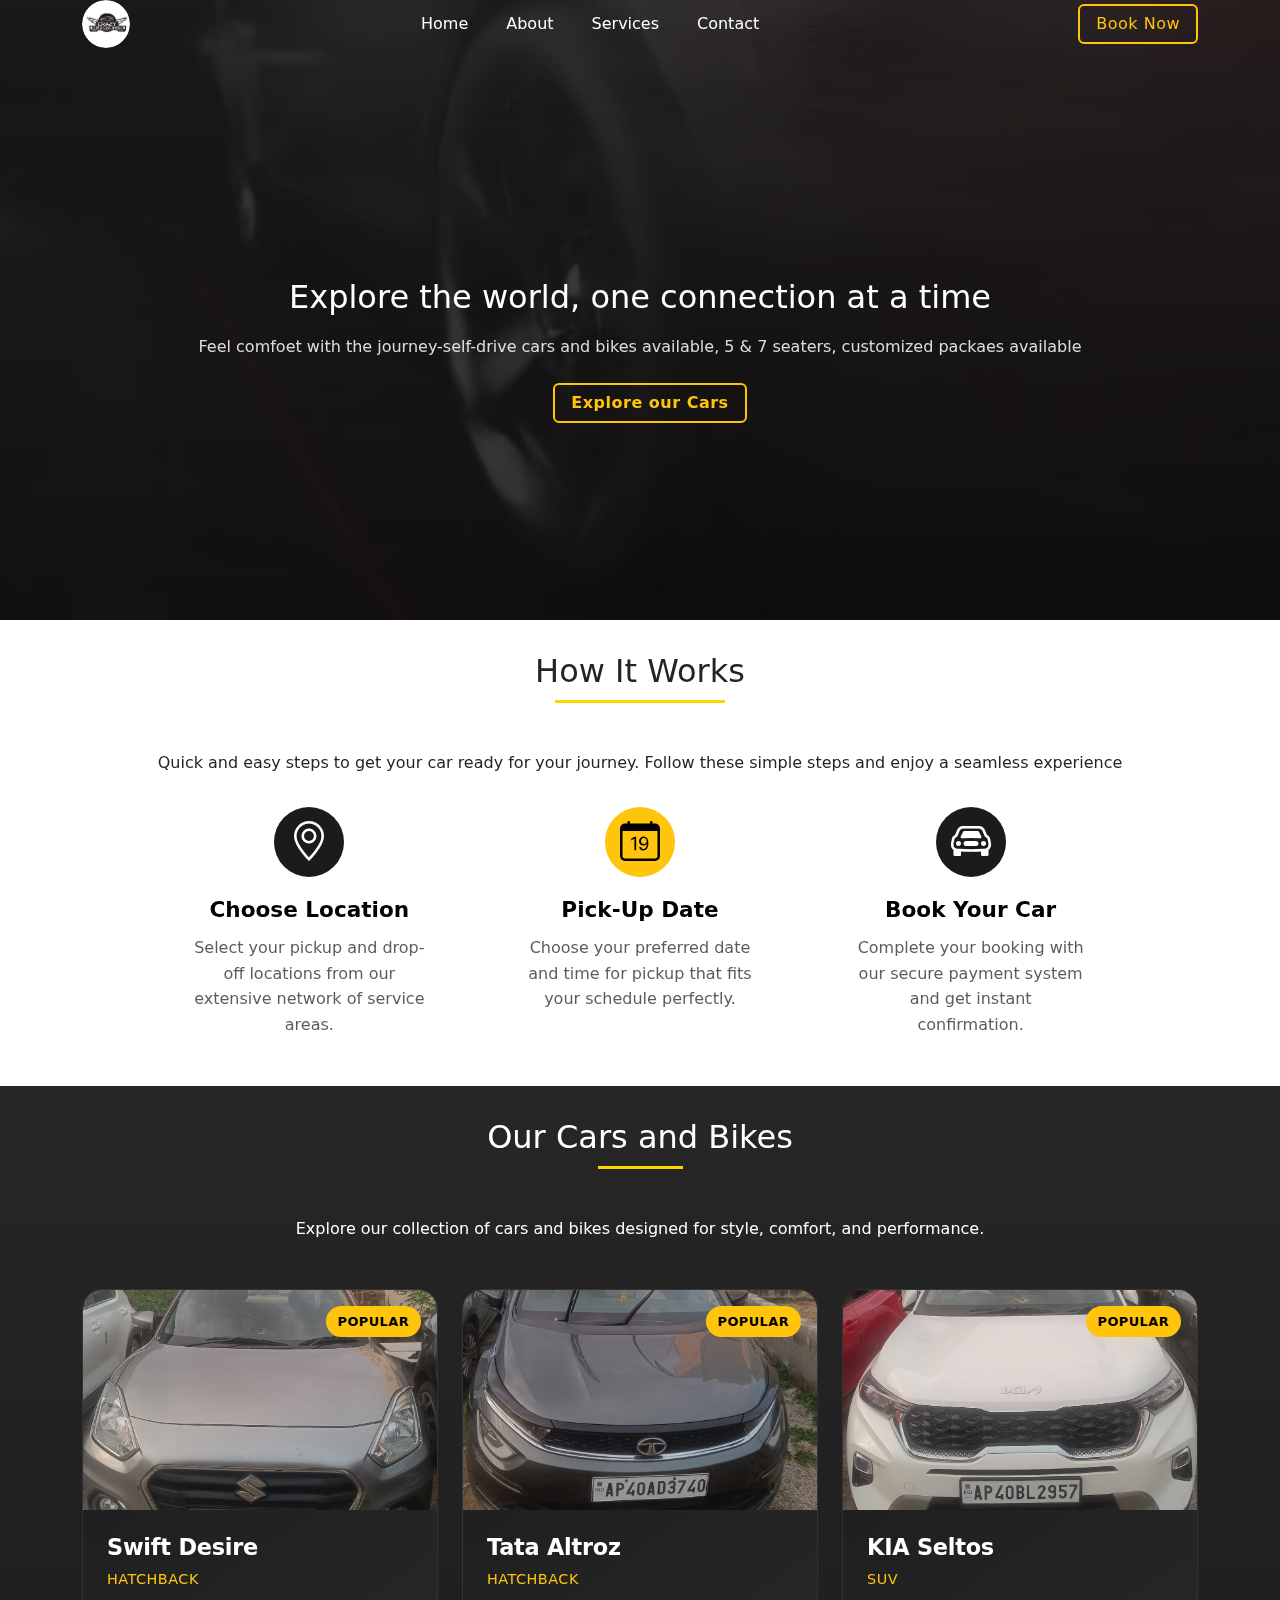
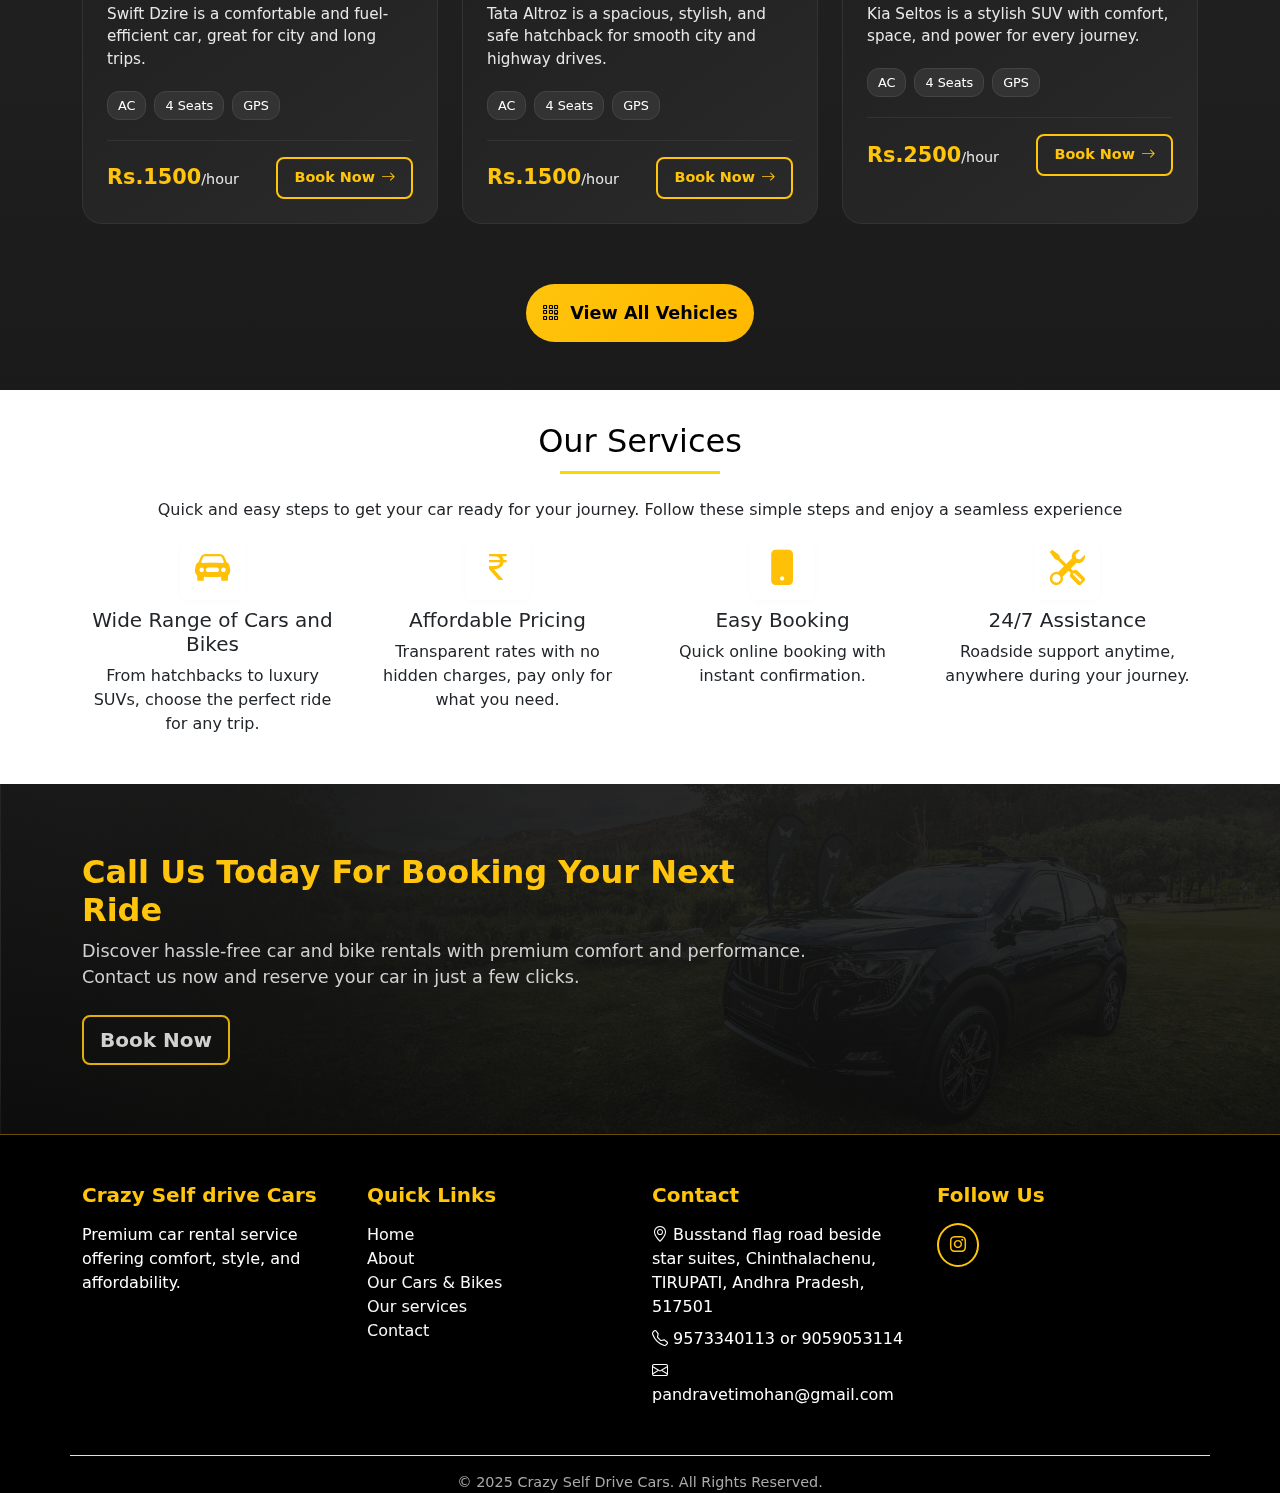
<file: index.html>
<!DOCTYPE html>
<html lang="en">
  <head>
    <meta charset="UTF-8" />
    <meta name="viewport" content="width=device-width, initial-scale=1.0" />
    <title>Crazy Cars and Bikes</title>
    <link
      href="https://cdn.jsdelivr.net/npm/bootstrap@5.3.3/dist/css/bootstrap.min.css"
      rel="stylesheet"
    />
    <link
      rel="stylesheet"
      href="https://cdn.jsdelivr.net/npm/bootstrap-icons@1.11.3/font/bootstrap-icons.css"
    />

    <link rel="stylesheet" href="./css/index.css" />
    <link rel="stylesheet" href="./css/videoWrapper.css" />
    <link rel="stylesheet" href="./css/offcanvas.css" />
    <link rel="stylesheet" href="./css/how-it-works.css" />
    <link rel="stylesheet" href="./css/our-cars.css" />
    <link rel="stylesheet" href="./css/our-services.css" />
    <link rel="stylesheet" href="./css/contact-us.css" />
    <link rel="stylesheet" href="./css/footer.css" />
  </head>
  <body>
    <div class="video-wrapper">
      <video autoplay muted loop class="bg-video">
        <source src="assets/heroSectionBGVideo.mp4" type="video/mp4" />
      </video>

      <header class="container-fluid">
        <nav
          class="container d-flex align-items-center justify-content-between"
        >
          <!-- Logo -->
          <div
            class="logo ratio ratio-1x1 overflow-hidden rounded-circle"
            style="width: 48px"
          >
            <img
              class="rounded-circle w-100 h-100"
              src="./assets/logo.jpg"
              alt="crazy self-drive cars"
            />
          </div>

          <!-- desktop menu -->
          <ul class="nav d-none d-md-flex">
            <li class="nav-item">
              <a class="nav-link text-dark" href="#hero">Home</a>
            </li>
            <li class="nav-item">
              <a class="nav-link text-dark" href="#how-it-works">About</a>
            </li>
            <li class="nav-item">
              <a class="nav-link text-dark" href="#our-services">Services</a>
            </li>
            <li class="nav-item">
              <a class="nav-link text-dark" href="#contact-us">Contact</a>
            </li>
          </ul>

          <!-- cta btn for desktop -->
          <a href="#" class="cta-btn btn d-none d-md-block">Book Now</a>

          <!-- mobile toggle btn -->
          <button
            class="btn d-lg-none sidebar-btn"
            type="button"
            data-bs-toggle="offcanvas"
            data-bs-target="#mobileMenu"
            aria-controls="mobileMenu"
          >
            <i class="bi bi-list"></i>
          </button>
        </nav>
      </header>

      <section id="hero-section" class="container-fluid">
        <div class="hero-content container">
          <h1>Explore the world, one connection at a time</h1>
          <p>
            Feel comfoet with the journey-self-drive cars and bikes available, 5
            & 7 seaters, customized packaes available
          </p>
          <a href="#our-cars" class="cta-btn btn">Explore our Cars</a>
        </div>
      </section>
    </div>

    <!-- offcanvas parent for sm menu -->
    <div class="off-canvas-menu-for-sm-devices"></div>

    <main>
      <!-- How it works section -->
      <section id="how-it-works">
        <div class="container text-center">
          <h2 class="mb-5">How It Works</h2>
          <p class="desc">
            Quick and easy steps to get your car ready for your journey. Follow
            these simple steps and enjoy a seamless experience
          </p>
          <div class="boxes position-relative row justify-content-around">
            <article class="box box-1 col-md-4 col-lg-3">
              <div class="box-icon">
                <i class="bi bi-geo-alt"></i>
              </div>
              <h4>Choose Location</h4>
              <p class="text-muted">
                Select your pickup and drop-off locations from our extensive
                network of service areas.
              </p>
            </article>

            <article class="box box-2 col-md-4 col-lg-3">
              <div class="box-icon">
                <i class="bi bi-calendar-date"></i>
              </div>
              <h4>Pick-Up Date</h4>
              <p class="text-muted">
                Choose your preferred date and time for pickup that fits your
                schedule perfectly.
              </p>
            </article>

            <article class="box box-3 col-md-4 col-lg-3">
              <div class="box-icon">
                <i class="bi bi-car-front"></i>
              </div>
              <h4>Book Your Car</h4>
              <p class="text-muted">
                Complete your booking with our secure payment system and get
                instant confirmation.
              </p>
            </article>
          </div>
        </div>
      </section>

      <!-- our cars section -->
      <section id="our-cars" class="container-fluid pb-5">
        <div class="container">
          <h2 class="text-center mb-5">
            Our Cars and Bikes
            <i class="fa fa-bitbucket-square" aria-hidden="true"></i>
          </h2>
          <p class="text-center mb-5">
            Explore our collection of cars and bikes designed for style,
            comfort, and performance.
          </p>

          <div class="row g-4">
            <div class="col-lg-4 col-md-6">
              <div class="vehicle-card">
                <div class="card-image">
                  <img
                    src="./assets/our-cars/car1_.jpg"
                    alt="Maruti Swift Desire Car"
                  />
                  <div class="card-badge">Popular</div>
                </div>
                <div class="card-content">
                  <h3 class="vehicle-name">Swift Desire</h3>
                  <div class="vehicle-type">Hatchback</div>
                  <p class="vehicle-description">
                    Swift Dzire is a comfortable and fuel-efficient car, great
                    for city and long trips.
                  </p>
                  <div class="vehicle-features">
                    <span class="feature-tag">AC</span>
                    <span class="feature-tag">4 Seats</span>
                    <span class="feature-tag">GPS</span>
                  </div>
                  <div class="card-footer">
                    <div class="price">
                      Rs.1500<span class="price-period">/hour</span>
                    </div>
                    <a
                      href="https://wa.me/919573340113?text=i%20would%20like%20to%20book%20maruti%20swift%20desire%20car."
                      class="book-btn"
                    >
                      Book Now <i class="bi bi-arrow-right"></i>
                    </a>
                  </div>
                </div>
              </div>
            </div>

            <div class="col-lg-4 col-md-6">
              <div class="vehicle-card">
                <div class="card-image">
                  <img src="/assets/our-cars/car2_.jpg" alt="Tata Altroz Car" />
                  <div class="card-badge">Popular</div>
                </div>
                <div class="card-content">
                  <h3 class="vehicle-name">Tata Altroz</h3>
                  <div class="vehicle-type">Hatchback</div>
                  <p class="vehicle-description">
                    Tata Altroz is a spacious, stylish, and safe hatchback for
                    smooth city and highway drives.
                  </p>
                  <div class="vehicle-features">
                    <span class="feature-tag">AC</span>
                    <span class="feature-tag">4 Seats</span>
                    <span class="feature-tag">GPS</span>
                  </div>
                  <div class="card-footer">
                    <div class="price">
                      Rs.1500<span class="price-period">/hour</span>
                    </div>
                    <a
                      href="https://wa.me/919573340113?text=i%20would%20like%20to%20book%20Tata%20altroz%20car."
                      class="book-btn"
                    >
                      Book Now <i class="bi bi-arrow-right"></i>
                    </a>
                  </div>
                </div>
              </div>
            </div>

            <div class="col-lg-4 col-md-6">
              <div class="vehicle-card">
                <div class="card-image">
                  <img src="./assets/our-cars/car3_.jpg" alt="Kia Seltos" />
                  <div class="card-badge">Popular</div>
                </div>
                <div class="card-content">
                  <h3 class="vehicle-name">KIA Seltos</h3>
                  <div class="vehicle-type">SUV</div>
                  <p class="vehicle-description">
                    Kia Seltos is a stylish SUV with comfort, space, and power
                    for every journey.
                  </p>
                  <div class="vehicle-features">
                    <span class="feature-tag">AC</span>
                    <span class="feature-tag">4 Seats</span>
                    <span class="feature-tag">GPS</span>
                  </div>
                  <div class="card-footer">
                    <div class="price">
                      Rs.2500<span class="price-period">/hour</span>
                    </div>
                    <a
                      href="https://wa.me/919573340113?text=i%20would%20like%20to%20book%20Kia%20Seltos%20car."
                      class="book-btn"
                    >
                      Book Now <i class="bi bi-arrow-right"></i>
                    </a>
                  </div>
                </div>
              </div>
            </div>
          </div>

          <div class="cta-section">
            <a href="#" class="view-all-btn btn-sm" onclick="alert('working on it')">
              <i class="bi bi-grid-3x3-gap"></i>
              View All Vehicles
            </a>
          </div>
        </div>
      </section>

      <!-- services section -->
      <section class="container-fluid" id="our-services">
        <div class="container">
          <h2 class="text-center mb-4">Our Services</h2>
          <p class="desc">
            Quick and easy steps to get your car ready for your journey. Follow
            these simple steps and enjoy a seamless experience
          </p>

          <div class="row g-4">
            <div class="col-md-3 text-center">
              <h3><i class="bi bi-car-front-fill"></i></h3>
              <h5>Wide Range of Cars and Bikes</h5>
              <p>
                From hatchbacks to luxury SUVs, choose the perfect ride for any
                trip.
              </p>
            </div>
            <div class="col-md-3 text-center">
              <h3><i class="bi bi-currency-rupee"></i></h3>
              <h5>Affordable Pricing</h5>
              <p>
                Transparent rates with no hidden charges, pay only for what you
                need.
              </p>
            </div>
            <div class="col-md-3 text-center">
              <h3><i class="bi bi-phone-fill"></i></h3>
              <h5>Easy Booking</h5>
              <p>Quick online booking with instant confirmation.</p>
            </div>
            <div class="col-md-3 text-center">
              <h3><i class="bi bi-tools"></i></h3>
              <h5>24/7 Assistance</h5>
              <p>Roadside support anytime, anywhere during your journey.</p>
            </div>
          </div>
        </div>
      </section>

      <!-- contact us section -->
      <section class="container-fluid bg-white py-2" id="contact-us">
        <div class="container">
          <div class="row">
            <div class="col-md-8">
              <h2 class="fw-bold">Call Us Today For Booking Your Next Ride</h2>
              <p class="mb-4">
                Discover hassle-free car and bike rentals with premium comfort
                and performance. Contact us now and reserve your car in just a
                few clicks.
              </p>
              <a
                href="https://wa.me/919573340113"
                target="_blank"
                class="btn btn-lg rounded-3 contact-us-btn"
              >
                Book Now
              </a>
            </div>
          </div>
        </div>
      </section>
    </main>

    <footer class="container-fluid">
      <div class="container">
        <div class="row text-center text-md-start">
          <!-- titel and text info -->
          <div class="col-md-3 mb-4">
            <h5 class="fw-bold">Crazy Self drive Cars</h5>
            <p>
              Premium car rental service offering comfort, style, and
              affordability.
            </p>
          </div>

          <!-- quick links -->
          <div class="col-md-3 mb-4">
            <h5>Quick Links</h5>
            <ul class="list-unstyled quick-links">
              <li>
                <a href="#hero-section" class="text-light text-decoration-none"
                  >Home</a
                >
              </li>
              <li>
                <a href="#how-it-works" class="text-light text-decoration-none"
                  >About</a
                >
              </li>
              <li>
                <a href="#our-cars" class="text-light text-decoration-none"
                  >Our Cars & Bikes</a
                >
              </li>
              <li>
                <a href="#our-services" class="text-light text-decoration-none"
                  >Our services</a
                >
              </li>
              <li>
                <a href="#contact-us" class="text-light text-decoration-none"
                  >Contact</a
                >
              </li>
            </ul>
          </div>

          <!-- contact info -->
          <div class="col-md-3 mb-4 contact-us">
            <h5>Contact</h5>
            <p id="footer-address">
              <i class="bi bi-geo-alt"></i>
            </p>
            <p id="footer-telephone"><i class="bi bi-telephone"></i></p>
            <p id="footer-gmail"><i class="bi bi-envelope"></i></p>
          </div>

          <!-- social media -->
          <div class="col-md-3 mb-4">
            <h5>Follow Us</h5>
            <div
              class="d-flex justify-content-center justify-content-md-start gap-2"
              id="social-media-container"
            >
              <!-- Link structure: <a href="#" class="btn btn-outline-warning"
                ><i class="bi bi-twitter-x"></i
              ></a> -->
            </div>
          </div>

          <!-- copyright mark -->
          <div
            class="text-center pt-3 border-top mt-3"
            style="font-size: 0.9rem; color: #aaa"
            id="footer-copy-right"
          >
            © 2025 Crazy Self Drive Cars. All Rights Reserved.
          </div>
        </div>
      </div>
    </footer>

    <script src="https://cdn.jsdelivr.net/npm/bootstrap@5.3.3/dist/js/bootstrap.bundle.min.js"></script>
    <script src="./script/data.js"></script>
    <script src="./script/offcanvasMenu.js" defer></script>
    <script src="./script/dom.js"></script>
  </body>
</html>
</file>
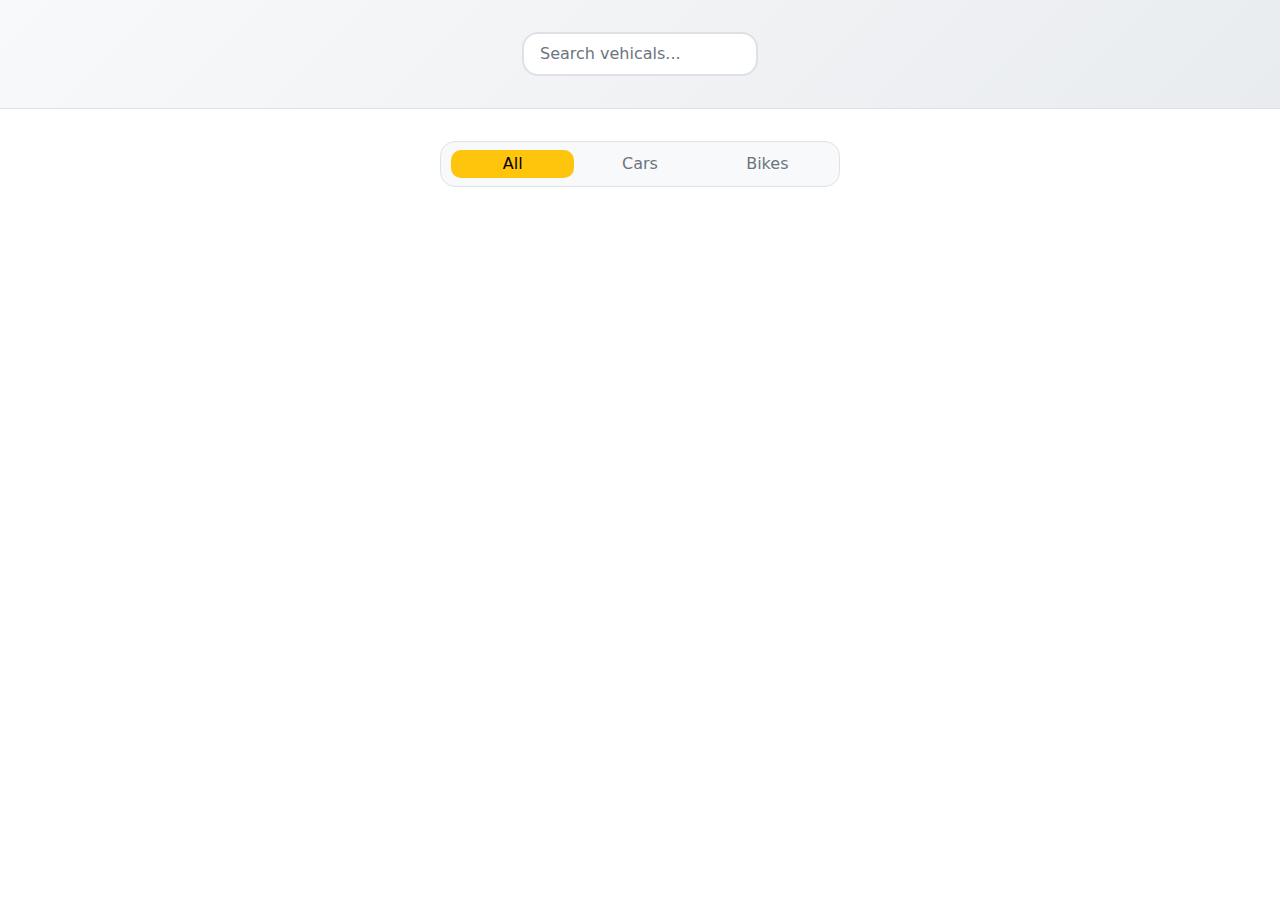
<file: cars html/cars.html>
<!DOCTYPE html>
<html lang="en">
  <head>
    <meta charset="UTF-8" />
    <meta name="viewport" content="width=device-width, initial-scale=1.0" />
    <title>Vehicle Showcase</title>
    <link
      href="https://cdn.jsdelivr.net/npm/bootstrap@5.3.0/dist/css/bootstrap.min.css"
      rel="stylesheet"
    />
    <link
      href="https://cdnjs.cloudflare.com/ajax/libs/font-awesome/6.0.0/css/all.min.css"
      rel="stylesheet"
    />
    <link rel="stylesheet" href="./css/cars.css" />
    <link rel="stylesheet" href="./css/searchbar.css" />
    <link rel="stylesheet" href="./css/tab.css" />
  </head>
  <body>
    <!-- search section -->
    <section class="search-container container-fluid">
      <div class="container d-flex justify-content-center align-items-center">
        <div class="search-bar form-group">
          <input
            class="form-control"
            type="text"
            id="searchInput"
            placeholder="Search vehicals..."
          />
        </div>
      </div>
    </section>

    <!-- tab section -->
    <section class="container-fluid">
      <div class="container">
        <div class="tab-container">
          <button class="tab-btn active" data-filter="all">All</button>
          <button class="tab-btn" data-filter="cars">Cars</button>
          <button class="tab-btn" data-filter="bikes">Bikes</button>
        </div>

        <!-- tab results -->
        <div class="row" id="vehicleGrid">
            
        </div>
      </div>
    </section>
  </body>
</html>
</file>
<file: css/index.css>
html {
  scroll-behavior: smooth;
}

* {
  margin: 0;
  padding: 0;
  box-sizing: border-box;
}
</file>
<file: css/videoWrapper.css>
.video-wrapper {
  background: linear-gradient(
    180deg,
    rgba(27, 27, 27, 0.85),
    rgba(14, 14, 14, 0.85)
  ) !important;
  background-size: cover !important;
  background-position: center !important;
  position: relative;

  .bg-video {
    position: absolute;
    top: 0;
    left: 0;
    z-index: -1;
    width: 100%;
    height: 100%;
    object-fit: cover;
  }
}

header {
  height: 80px;
  padding: 0 20px;

  .cta-btn {
    background-color: transparent;
    color: #ffc40c;
    border: 2px solid #ffc40c;
    padding: 6px 16px;
    border-radius: 6px;
    font-weight: 600px;
    letter-spacing: 0.5px;
    transition: all 0.3s ease;
    margin-left: 20px;

    &:hover {
      background-color: #ffc40c;
      color: #000000;
    }
  }
}

header .nav-link {
  position: relative;
  color: #ffffff !important;
  padding: 10px 15px;
  transition: color 0.3s ease;
  margin-right: 8px;

  &:after {
    content: "";
    position: absolute;
    left: 0;
    bottom: 0;
    width: 0%;
    height: 2px;
    background-color: #ffc40c;
    transition: width 0.3s ease;
  }

  &:hover,
  &:active {
    color: #ffc40c !important;
  }

  &:hover::after,
  &:hover::after {
    width: 100%;
  }
}

#hero-section {
  position: relative;
  display: flex;
  justify-content: center;
  align-items: center;
  text-align: center;
  color: #ffffff;
  z-index: 1;

  h1 {
    font-size: 2rem;
    line-height: 1.3;
    margin-bottom: 1rem;
  }

  p {
    font-size: 1rem;
    line-height: 1.5;
    margin-bottom: 1.5rem;
    opacity: 0.85;
  }

  .cta-btn {
    background-color: transparent;
    color: #ffc40c;
    border: 2px solid #ffc40c;
    padding: 6px 16px;
    font-weight: bold;
    border-radius: 6px;
    font-weight: 600px;
    letter-spacing: 0.5px;
    transition: all 0.3s ease;
    margin-left: 20px;

    &:hover {
      background-color: #ffc40c;
      color: #000000;
    }
  }
}

/* responsive height for hero section*/
#hero-section {
  height: 90vh !important;

  @media (min-width: 992px) {
    & {
      height: 70vh !important;
    }
  }

  @media (min-width: 1024px) {
    & {
      height: 60vh !important;
    }
  }

  @media (min-width: 1440px) {
    & {
      height: 50vh;
    }
  }
}

.sidebar-btn {
  background-color: transparent;
  color: #ffffff;
  border: none;
  font-size: 2rem;
  transition: color 0.3s ease;
}
</file>
<file: css/offcanvas.css>
#mobileMenu {
  background: linear-gradient(
      180deg,
      rgba(27, 27, 27, 0.9),
      rgba(14, 14, 14, 0.9)
    ),
    url(../assets/sidebarImg.webp) !important;
  background-size: cover !important;
  background-position: left center !important;
}

#mobileMenu .nav-link {
  position: relative;
  padding: 12px 20px;
  display: block;
  color: #ffffff;
  transition: color 0.3s ease;

  &::before {
    content: "";
    position: absolute;
    left: 0;
    top: 0;
    height: 100%;
    width: 2px;
    background-color: transparent;
    border-radius: 2px;
  }

  &:active,
  &:hover {
    color: #ffc40c;
  }

  &:active::before,
  &:hover::before {
    background-color: #ffc40c;
  }
}

#mobileMenu .btn-close {
  background-image: none;
  margin-right: 1rem;
}

#mobileMenu .cta-btn {
  position: absolute;
  bottom: 20px;
  left: 50%;
  transform: translateX(-50%);
  background-color: #ffc40c;
  padding: 8px 16px;
  border-radius: 8px;
  box-shadow: 0 0 10px rgba(255, 196, 12, 0.4);
  transition: background-color 0.3s ease;

  a {
    color: #000000;
    font-weight: 600;
    border: none;
  }

  &:active,
  &:hover {
    background-color: #e0b009;
    box-shadow: 0 0 15px rgba(255, 196, 12, 0.7);
  }
}
</file>
<file: css/how-it-works.css>
#how-it-works {
  padding: 32px;
}

#how-it-works h2 {
  font-size: 2rem;
  position: relative;
  &::after {
    content: "";
    display: block;
    width: 170px;
    height: 3px;
    background: gold;
    margin: 10px auto 0;
  }
}

#how-it-works .boxes {
  width: 100%;
  max-width: 992px;
  margin: 0 auto;
}

#how-it-works .boxes .box {
  padding: 16px 8px;
  transition: all 0.3s ease;

  position: relative;

  &::before {
    content: "";
    position: absolute;
    width: 0%;
    height: 2px;
    left: 0;
    bottom: 0;
    background-color: #ffc40c;
    z-index: 0;
    transition: width 0.3s ease;
  }
  &:hover {
    .box-icon {
      background-color: #ffc40c;
      color: #000000;
      transform: scale(1.1);
    }
    &::before {
      width: 100%;
    }
  }

  .box-icon {
    font-size: 2.5rem;
    background-color: #1b1b1b;
    color: #fff;
    width: 70px;
    aspect-ratio: 1;
    margin: 0 auto 20px;
    border-radius: 50%;
    display: flex;
    justify-content: center;
    align-items: center;
    transition: all 0.3s ease;
  }
  h4 {
    font-size: 1.35rem;
    color: #000;
    margin-bottom: 12px;
    font-weight: 600;
  }

  p {
    font-size: 16px;
    color: #1b1b1b;
    line-height: 1.6;
    margin: 0;
  }
}

#how-it-works .boxes .box-2 {
  .box-icon {
    background-color: #ffc40c;
    color: #000000;
  }

  &:hover {
    .box-icon {
      background-color: #1b1b1b;
      color: #ffc40c;
    }
  }
}
</file>
<file: css/our-cars.css>
#our-cars {
  background: linear-gradient(
    180deg,
    rgba(27, 27, 27, 0.95),
    rgba(14, 14, 14, 0.95)
  );
  padding: 32px;
  color: white;
}

#our-cars h2 {
  color: #fff;
  font-size: 2rem;
  position: relative;
  &::after {
    content: "";
    display: block;
    width: 85px;
    height: 3px;
    background: gold;
    margin: 10px auto 0;
  }
}

#our-cars .vehicle-card {
  background: linear-gradient(145deg, #1b1b1b, #2a2a2a);
  border-radius: 20px;
  overflow: hidden;
  transition: all 0.4s cubic-bezier(0.4, 0, 0.2, 1);
  border: 1px solid #333333;
  height: 100%;
  position: relative;

  &:hover {
    transform: translateY(-8px);
    /* box-shadow: 0 20px 40px rgba(255, 196, 12, 0.15); */
    border-color: #ffc40c;
  }
}

#our-cars .card-image {
  position: relative;
  height: 220px;
  overflow: hidden;
  background-color: linear-gradient(135deg, #2a2a2a, #1b1b1b);

  img {
    width: 100%;
    height: 100%;
    object-fit: cover;
    /* object-position: left; */
    transition: transform 0.4s ease;
  }

  .card-badge {
    position: absolute;
    top: 16px;
    right: 16px;
    background-color: #ffc40c;
    color: #000000;
    padding: 6px 12px;
    border-radius: 20px;
    font-size: 0.8rem;
    font-weight: 600;
    text-transform: uppercase;
    letter-spacing: 0.5px;
  }
}

/* #our-cars .vehicle-card:hover .card-image img {
  /* transform: scale(0.5); */
/* }  */

#our-cars .vehicle-card .card-content {
  padding: 24px;

  .vehicle-name {
    font-size: 1.4rem;
    font-weight: 700;
    color: #ffffff;
    margin-bottom: 8px;
    letter-spacing: -0.01em;
  }

  .vehicle-type {
    color: #ffc40c;
    font-size: 0.9rem;
    font-weight: 500;
    margin-bottom: 12px;
    text-transform: uppercase;
    letter-spacing: 0.5px;
  }

  .vehicle-description {
    color: #e8e8e8;
    font-size: 0.95rem;
    margin-bottom: 20px;
    line-height: 1.5;
  }

  .vehicle-features {
    display: flex;
    flex-wrap: wrap;
    gap: 8px;
    margin-bottom: 20px;
  }

  .feature-tag {
    background-color: #333333;
    color: #ffffff;
    padding: 4px 10px;
    border-radius: 12px;
    font-size: 0.8rem;
    font-weight: 500;
    border: 1px solid #444444;
  }

  .card-footer {
    display: flex;
    justify-content: space-between;
    align-items: center;
    padding-top: 16px;
    border-top: 1px solid #333333;
  }

  .price {
    font-size: 1.3rem;
    font-weight: 700;
    color: #ffc40c;
  }

  .price-period {
    font-size: 0.9rem;
    color: #e8e8e8;
    font-weight: 400;
  }

  .book-btn {
    background-color: transparent;
    color: #ffc40c;
    border: 2px solid #ffc40c;
    padding: 8px 16px;
    border-radius: 8px;
    font-weight: 600;
    font-size: 0.9rem;
    transition: all 0.3s ease;
    text-decoration: none;
    display: inline-flex;
    align-items: center;
    gap: 6px;
    &:hover {
      background-color: #ffc40c;
      color: #000000;
      transform: translateY(-1px);
    }
  }
}

#our-cars .cta-section {
  text-align: center;
  margin-top: 60px;

  .view-all-btn {
    background: linear-gradient(135deg, #ffc40c, #ffb800);
    color: #000000;
    border: none;
    padding: 16px;
    border-radius: 50px;
    font-weight: 700;
    font-size: 1.1rem;
    transition: all 0.3s ease;
    text-decoration: none;
    display: inline-flex;
    align-items: center;
    gap: 10px;
    /* box-shadow: 0 8px 25px rgba(255, 196, 12, 0.3); */

    &:hover {
      transform: translateY(-2px);
      /* box-shadow: 0 12px 35px rgba(255, 196, 12, 0.4); */
      color: #000000;
    }
  }
}

/* media queriees */
#our-cars {
  @media (max-width: 768px) {
    .vehicles-section {
      padding: 60px 0;
    }

    .section-title {
      font-size: 2rem;
    }

    .vehicle-card {
      margin-bottom: 30px;
    }

    .card-image {
      height: 200px;
    }
  }
}
</file>
<file: css/our-services.css>
#our-services {
  padding: 32px;
  text-align: center;
}

#our-services {
  h2 {
    color: #000;
    font-size: 2rem;
    position: relative;
    &::after {
      content: "";
      display: block;
      width: 160px;
      height: 3px;
      background: gold;
      margin: 10px auto 0;
    }
  }

  i {
    font-size: 2.2rem;
  }

  h3 {
    background-color: #ffffff;
    color: #ffc107;
    display: inline-block;
    padding: 10px 15px;
    border-radius: 8px;
    font-size: 1.5rem;
    box-shadow: 0 2px 6px rgba(0, 0, 0, 0.02);
    text-align: center;
  }
}
</file>
<file: css/contact-us.css>
#contact-us {
  background: linear-gradient(
      180deg,
      rgba(27, 27, 27, 0.9),
      rgba(14, 14, 14, 0.9)
    ),
    url(../assets/contact-us/bg-sm.jpg) !important;

  background-repeat: no-repeat !important;
  background-size: cover !important;

  display: flex;
  align-items: center;
  justify-content: start;
  height: 500px;
  color: #ffffff;
}

#contact-us {
  h2 {
    font-size: 2rem;
    color: #ffc40c;
  }

  p {
    color: #d1d1d1;
    font-size: 1.1rem;
  }

  a {
    color: #d1d1d1;
    font-weight: 600;
    border: 2px solid transparent;
    transition: background-color 0.3s ease;
    border: 2px solid #e0b009;

    &:hover,
    &:active {
      background-color: #ffc40c;
      box-shadow: 2px 2px 2px rgba(255, 196, 0.7);
      color: #000000;
    }
  }
}

/*media queries*/
#contact-us {
  @media (min-width: 576px) {
    background: linear-gradient(
        180deg,
        rgba(27, 27, 27, 0.9),
        rgba(14, 14, 14, 0.9)
      ),
      url(../assets/contact-us/bg-md.avif) !important;
    background-repeat: no-repeat !important;
    background-size: cover !important;
  }

  @media (min-width: 920px) {
    & {
      background: linear-gradient(
          180deg,
          rgba(27, 27, 27, 0.9),
          rgba(14, 14, 14, 0.9)
        ),
        url(../assets/contact-us/bg-lg-xl.png) !important;
      background-repeat: no-repeat !important;
      background-size: cover !important;
    }
  }

  @media (min-width: 768px) {
    & {
      height: 350px;
    }
  }
}
</file>
<file: css/footer.css>
footer {
  border-top: 1px solid rgba(255, 196, 12, 0.4);
  color: #ffffff;
  background-color: #000000;
  padding-top: 3rem;
}

footer {
  h5 {
    color: #ffc40c;
    font-weight: bold;
    margin-bottom: 1rem;
  }

  a {
    transition: color 0.3s ease, transform 0.2s ease;
  }

  .quick-links a:hover {
    color: #ffc40c !important;
    transform: translateX(3px);
  }

  .contact-us p {
    margin-bottom: 0.5rem;
  }

  .btn.btn-outline-warning {
    border-radius: 50%;
    border: 2px solid #ffc40c;
    padding: 0.5rem 0.7rem;
    transition: all 0.3s ease;

    &:hover {
      background-color: #ffc40c;
      color: #000 !important;
    }
  }
}
</file>
<file: cars html/css/cars.css>
* {
  margin: 0;
  padding: 0;
  box-sizing: border-box;
}
</file>
<file: cars html/css/searchbar.css>
.search-container {
  background: linear-gradient(135deg, #f8f9fa 0%, #e9ecef 100%);
  padding: 2rem 0;
  margin-bottom: 2rem;
  border-bottom: 1px solid #dee2e6;
}

.search-container .search-bar {
  max-width: 500px;
  margin: 0 auto;
}

.search-container .search-bar input {
  background-color: #ffffff;
  border: 2px solid #dee2e6;
  color: #333333;
  border-radius: 16px;
  padding: 8px 16px;
  transition: all 0.3s ease;

  &:focus {
    border-color: #ffc40c;
    box-shadow: 0 0 0 0.2rem rgba(255, 196, 12, 0.25);
    background-color: #ffffff;
  }
  &::placeholder {
    color: #6c757d;
  }
}
</file>
<file: cars html/css/tab.css>
.tab-container {
  display: flex;
  justify-content: center;
  margin-bottom: 3rem;
  background-color: #f8f9fa;
  border-radius: 15px;
  padding: 8px;
  max-width: 400px;
  margin-left: auto;
  margin-right: auto;
  border: 1px solid #dee2e6;
}

.tab-container .tab-btn {
  background: none;
  border: none;
  color: #6c757d;
  padding: 2px 4px;
  border-radius: 10px;
  cursor: pointer;
  transition: all 0.3s ease;
  font-weight: 500;
  flex: 1;
  margin: 0 2px;

  &.active {
    background-color: #ffc40c;
    color: #000;
  }
  &:hover:not(.active) {
    background-color: #e9ecef;
    color: #333;
  }
}
</file>
